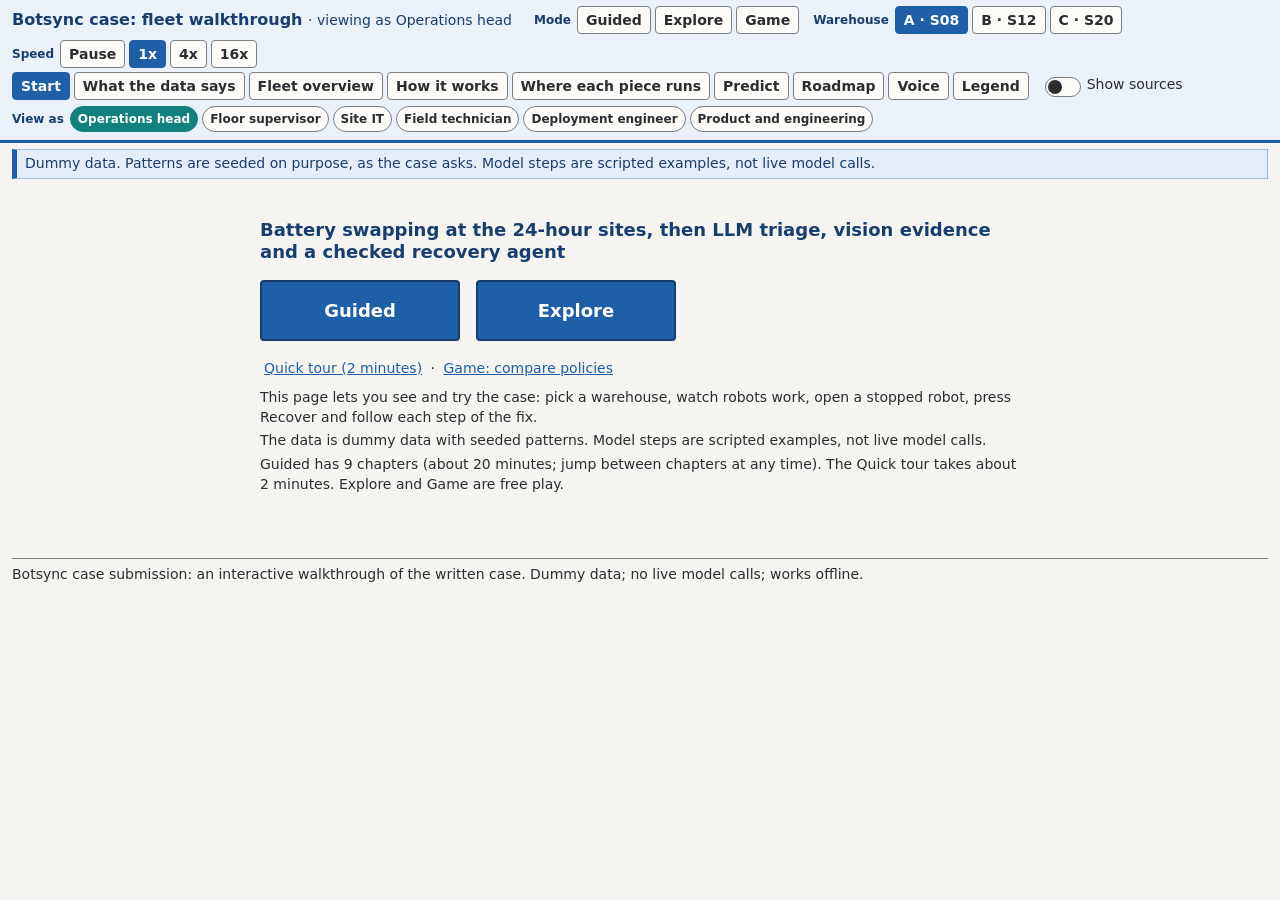
<file: index.html>
<!doctype html>
<html lang="en">
<head>
<meta charset="utf-8">
<meta name="viewport" content="width=device-width, initial-scale=1">
<title>Botsync fleet walkthrough</title>
<meta http-equiv="refresh" content="0; url=botsync_walkthrough/index.html">
<link rel="icon" href="botsync_walkthrough/assets/img/favicon.svg">
<style>body { font: 16px system-ui, -apple-system, "Segoe UI", Roboto, Arial, sans-serif; color: #2B2D31; background: #F5F4F0; margin: 40px 16px; }</style>
</head>
<body>
<p>Opening the Botsync fleet walkthrough... If nothing happens, <a href="botsync_walkthrough/index.html">click here</a>.</p>
</body>
</html>
</file>
<file: botsync_walkthrough/assets/css/style.css>
/* Botsync walkthrough. White background, black text, 1 px black lines. Colour only for state:
   red #C62828 stopped/fail/refused, green #2E7D32 recovered/pass, amber #B26A00 waiting for a person, greys. */
:root {
  /* soft charcoal on warm paper instead of pure black on pure white (easier on the eye) */
  --ink: #2B2D31; --surface: #FCFBF8; --bg: #F5F4F0; --line: #7A7D84;
  --red: #C62828; --green: #2E7D32; --amber: #B26A00; --grey: #9E9E9E; --light: #EEEEEE; --dim: #616161;
  --font: system-ui, -apple-system, "Segoe UI", Roboto, Arial, sans-serif;
  --mono: ui-monospace, Menlo, Consolas, monospace;
}
* { box-sizing: border-box; }
html, body { margin: 0; padding: 0; background: var(--bg); color: var(--ink); }
body { font-family: var(--font); font-size: 14px; line-height: 1.4; overflow-x: hidden; min-width: 0; }
h1, h2, h3, h4 { margin: 0 0 8px; line-height: 1.25; }
h1 { font-size: 16px; } h2 { font-size: 18px; } h3 { font-size: 15px; } h4 { font-size: 14px; }
p { margin: 0 0 8px; }
ul { margin: 0 0 8px; padding-left: 20px; }
.mono, code, pre { font-family: var(--mono); }
pre { white-space: pre-wrap; word-break: break-word; margin: 0; font-size: 14px; }
.small { font-size: 14px; }
.dim { color: var(--dim); }
.skip { position: absolute; left: -9999px; }
.skip:focus { left: 8px; top: 8px; background: var(--surface); border: 1px solid var(--line); padding: 4px; z-index: 99; }
[hidden] { display: none !important; }

/* A11 buttons */
button, .btn {
  font: bold 14px var(--font); color: var(--ink); background: var(--surface); border: 1px solid var(--line); border-radius: 4px;
  padding: 5px 10px; cursor: pointer; min-height: 30px;
}
button:hover:not(:disabled), .btn:hover:not(:disabled) { background: var(--ink); color: var(--surface); }
button:disabled { color: var(--grey); border-color: var(--grey); cursor: not-allowed; }
button:focus-visible, a:focus-visible, input:focus-visible, select:focus-visible, textarea:focus-visible, [tabindex]:focus-visible, canvas:focus-visible {
  outline: 2px solid var(--ink); outline-offset: 2px;
}
button.primary { border-width: 2px; }
button.on, button[aria-pressed="true"].seg { background: var(--ink); color: var(--surface); }
button.linkish { border: none; text-decoration: underline; padding: 2px 4px; min-height: 0; font-weight: normal; }
button.linkish:hover { background: none; color: var(--ink); text-decoration-thickness: 2px; }
a { color: var(--ink); }

/* Switch */
.switch { display: inline-flex; align-items: center; gap: 6px; background: none; border: none; padding: 2px; font-weight: normal; min-height: 0; }
.switch:hover:not(:disabled) { background: none; color: var(--ink); }
.switch .track { position: relative; width: 36px; height: 20px; border: 1px solid var(--line); border-radius: 10px; background: var(--surface); flex: none; }
.switch .knob { position: absolute; top: 2px; left: 2px; width: 14px; height: 14px; border-radius: 7px; background: var(--ink); transition: left .15s; }
.switch[aria-pressed="true"] .track { background: var(--ink); }
.switch[aria-pressed="true"] .knob { left: 18px; background: var(--surface); }
.switch:disabled .track { border-color: var(--grey); }
.switch:disabled .knob { background: var(--grey); }
.switch:disabled { color: var(--dim); }

/* Sliders */
input[type=range] { accent-color: var(--ink); width: 100%; }
.slider { margin: 6px 0 10px; }
.slider label { display: flex; justify-content: space-between; gap: 8px; flex-wrap: wrap; }
.slider .note { font-size: 14px; color: var(--dim); }

/* Tags: assumed / scripted example / simulated */
.tag { display: inline-block; font-size: 12px; font-weight: normal; border: 1px solid var(--line); border-radius: 2px; padding: 0 6px; line-height: 16px; margin-left: 4px; vertical-align: 1px; white-space: nowrap; }
.tag.assumed { border-style: solid; }
.tag.scripted { border-style: dashed; }

/* Show sources: every number gets a 12 px tag from its src field */
.num { white-space: nowrap; }
body.show-src .num[data-src] { text-decoration: underline dotted; text-underline-offset: 2px; }
body.show-src .num[data-src]::after {
  content: attr(data-src); font-size: 12px; font-weight: normal; border: 1px solid var(--line); border-radius: 2px; padding: 0 4px; margin-left: 3px;
  white-space: nowrap; display: inline-block; line-height: 15px; text-decoration: none; vertical-align: 1px; background: var(--surface); color: var(--ink);
}

/* Tabs */
.tabs { display: flex; flex-wrap: wrap; gap: 4px; border-bottom: 1px solid var(--line); margin-bottom: 10px; }
.tabs button { border: 1px solid var(--line); border-bottom: none; border-radius: 4px 4px 0 0; }
.tabs button[aria-selected="true"] { border-bottom: 3px solid var(--ink); background: var(--surface); color: var(--ink); }
.tabs button[aria-selected="true"]:hover { background: var(--ink); color: var(--surface); }

/* Top bar */
#topbar { position: sticky; top: 0; z-index: 20; background: var(--surface); border-bottom: 1px solid var(--line); padding: 6px 12px 4px; }
.tb-row { display: flex; flex-wrap: wrap; align-items: center; gap: 6px 14px; margin-bottom: 4px; }
.title { font-size: 16px; margin: 0 8px 0 0; }
.role-label { font-weight: normal; font-size: 14px; }
.group { display: inline-flex; flex-wrap: wrap; align-items: center; gap: 4px; }
.glabel { font-size: 12px; margin-right: 2px; }
.group button { padding: 3px 8px; min-height: 28px; }
.chip-role { font-size: 12px !important; padding: 2px 7px !important; min-height: 26px !important; border-radius: 13px !important; }
#banner { border: 1px solid var(--line); margin: 6px 12px; padding: 4px 8px; font-size: 14px; position: sticky; top: var(--tb-h, 92px); z-index: 19; background: var(--surface); }

/* Guided caption bar */
#guide-bar { border: 2px solid var(--ink); margin: 0 12px 6px; padding: 8px 10px; background: var(--surface); display: flex; gap: 12px; align-items: flex-start; flex-wrap: wrap; }
#guide-bar .gtext { flex: 1 1 420px; }
#guide-bar .gcount { font-size: 14px; font-weight: bold; }
#guide-bar .gbtns { display: flex; gap: 6px; flex-wrap: wrap; }
.guide-hl { outline: 3px dashed var(--ink) !important; outline-offset: 3px; }

main { padding: 0 12px 12px; }
.screen { display: none; }
.screen.active { display: block; }
footer { border-top: 1px solid var(--line); margin: 12px; padding-top: 6px; font-size: 14px; }

/* Start screen */
.start { max-width: 760px; margin: 40px auto; text-align: left; }
.start .big { display: flex; gap: 16px; flex-wrap: wrap; margin: 16px 0; }
.start .big button { font-size: 18px; padding: 18px 28px; border-width: 2px; min-width: 200px; }
.start .lines p { margin: 4px 0; }

/* Work screen (Explore / Game / Voice) */
.work { display: flex; gap: 12px; align-items: flex-start; }
.map-col { flex: 0 0 58%; min-width: 0; }
.side { flex: 1 1 40%; min-width: 0; border: 1px solid var(--line); padding: 10px; max-height: calc(100vh - 150px); overflow-y: auto; position: sticky; top: calc(var(--tb-h, 92px) + 44px); }
.map-head { display: flex; justify-content: space-between; flex-wrap: wrap; gap: 4px 12px; align-items: baseline; margin-bottom: 4px; }
.map-head .clock { font-family: var(--mono); font-size: 14px; }
.map-wrap { position: relative; border: 1px solid var(--line); }
#map { display: block; width: 100%; height: auto; cursor: pointer; }
.map-foot { font-size: 14px; margin-top: 4px; }
.overlay-note { position: absolute; left: 8px; top: 8px; background: var(--surface); border: 1px solid var(--line); padding: 2px 6px; font-size: 14px; }
.strip { display: flex; gap: 12px; border: 1px solid var(--line); margin-top: 10px; padding: 6px 8px; align-items: flex-start; flex-wrap: wrap; }
.strip .log { flex: 1 1 520px; min-width: 0; }
.strip .log h3 { margin-bottom: 4px; }
.log-row { font-size: 14px; display: grid; grid-template-columns: 70px 60px minmax(0, 1fr) minmax(0, 1fr); gap: 6px; border-top: 1px solid var(--light); padding: 1px 0; }
.log-row .t { font-family: var(--mono); }
.log-row .c { font-family: var(--mono); overflow: hidden; text-overflow: ellipsis; white-space: nowrap; }
.counters { display: flex; gap: 12px; flex-wrap: wrap; }
.counter { border: 1px solid var(--line); padding: 4px 10px; min-width: 130px; }
.counter .n { font-size: 20px; font-weight: bold; }
.swap-strip { display: flex; gap: 4px; flex-wrap: nowrap; overflow-x: auto; margin-bottom: 4px; align-items: center; white-space: nowrap; }
.swap-step { border: 1px solid var(--grey); padding: 3px 6px; font-size: 12px; border-radius: 10px; color: var(--dim); }
.swap-step.lit { border: 2px solid var(--ink); color: var(--ink); font-weight: bold; }

/* Panels */
.panel-title { display: flex; align-items: baseline; gap: 6px; flex-wrap: wrap; justify-content: space-between; }
.panel-close { font-size: 14px; }
.box { border: 1px solid var(--line); padding: 8px; margin: 8px 0; }
.box.thick { border-width: 2px; }
.kv { display: grid; grid-template-columns: 130px minmax(0, 1fr); gap: 2px 8px; }
.kv dt { font-weight: bold; } .kv dd { margin: 0; }
.meters .mrow { display: grid; grid-template-columns: 80px 1fr 60px; gap: 6px; align-items: center; margin: 3px 0; }
.meter { display: inline-block; width: 100px; height: 8px; border: 1px solid var(--line); position: relative; vertical-align: middle; }
.meters .meter { width: 100%; }
.meter-fill { position: absolute; left: 0; top: 0; bottom: 0; background: var(--ink); }
.kpis { display: grid; grid-template-columns: repeat(3, 1fr); gap: 6px; }
.kpi { border: 1px solid var(--line); padding: 4px 6px; }
.kpi .n { font-size: 18px; font-weight: bold; }
.uc-list { display: flex; flex-wrap: wrap; gap: 4px; }
.uc-list button { font-size: 14px; }
.btn-row { display: flex; gap: 6px; flex-wrap: wrap; margin: 8px 0; }
table { border-collapse: collapse; width: 100%; font-size: 14px; }
th, td { border: 1px solid var(--line); padding: 3px 6px; text-align: left; vertical-align: top; }
th { font-weight: bold; }
td.n, th.n { text-align: right; }
table.compact td, table.compact th { font-size: 14px; padding: 2px 4px; }
tr.bold td { font-weight: bold; }
td.sorted { font-weight: bold; }
.th-btn { border: none; padding: 0; background: none; font-weight: bold; min-height: 0; display: inline-flex; align-items: center; gap: 4px; text-align: left; }
.th-btn:hover:not(:disabled) { background: none; color: var(--ink); text-decoration: underline; }
.tri { display: inline-block; width: 0; height: 0; border-left: 5px solid transparent; border-right: 5px solid transparent; }
.tri.up { border-bottom: 6px solid var(--ink); } .tri.down { border-top: 6px solid var(--ink); } .tri.none { border-top: 6px solid var(--light); }
.status { font-weight: bold; font-size: 12px; border: 1px solid; padding: 0 4px; border-radius: 2px; white-space: nowrap; }
.status.pass { color: var(--green); border-color: var(--green); }
.status.fail { color: var(--red); border-color: var(--red); }
.status.wait { color: var(--amber); border-color: var(--amber); }
.status.info { color: var(--dim); border-color: var(--dim); }
.state-stopped { color: var(--red); font-weight: bold; }
.state-ok { color: var(--green); font-weight: bold; }
.state-wait { color: var(--amber); font-weight: bold; }

/* Incident panel and camera */
.cam { display: block; width: 320px; max-width: 100%; height: auto; border: none; }
.timer { font-family: var(--mono); }
.note-line { font-size: 14px; border-left: 3px solid var(--ink); padding-left: 6px; margin: 6px 0; }

/* Pipeline */
.pipeline svg, .pipeline-old svg { display: block; width: 100%; max-width: 470px; height: auto; }
.pipeline .pbox text { font-family: var(--font); }
.pipe-controls { display: flex; gap: 6px; flex-wrap: wrap; align-items: center; margin: 6px 0; }
.io-panel { border: 1px solid var(--line); padding: 6px; max-height: 160px; overflow-y: auto; margin: 6px 0; }
.io-label { font-size: 12px; font-weight: bold; }
.io-panel pre { font-size: 12px; margin-bottom: 4px; }
.gate-list td, .gate-list th { font-size: 14px; padding: 2px 4px; }
.result-box { border: 2px solid var(--ink); padding: 8px; margin: 8px 0; }
.result-box.refused { border-color: var(--red); }
.result-box.ok { border-color: var(--green); }

/* Approval screen (4.12) */
.approval, .approval-old { border: 2px solid var(--amber); padding: 10px; margin: 8px 0; background: var(--surface); }
.approval h4 { margin-bottom: 4px; }
.approval .proposal, .approval .alt { border: 1px solid var(--line); padding: 6px; font-family: var(--mono); font-size: 14px; white-space: pre-wrap; word-break: break-word; margin: 4px 0 8px; }
.approval .offending { text-decoration: underline; text-decoration-thickness: 3px; text-underline-offset: 3px; font-weight: bold; }
.approval .edit-row { display: flex; gap: 6px; align-items: center; flex-wrap: wrap; margin: 6px 0; }
.approval input[type=number], .approval select { font: 14px var(--font); border: 1px solid var(--line); padding: 4px; width: 110px; }
.approval .refuse { color: var(--red); font-weight: bold; }
.approval .result { font-weight: bold; margin-top: 6px; }

/* Scenario player */
.variants { display: flex; gap: 4px; flex-wrap: wrap; margin: 6px 0; }
.instr { width: 100%; font: 14px var(--font); border: 1px solid var(--line); padding: 6px; }

/* Screens with diagrams and charts */
.page { max-width: 1180px; margin: 10px auto; }
.cols { display: grid; grid-template-columns: repeat(2, minmax(0, 1fr)); gap: 12px; }
.cols3 { display: grid; grid-template-columns: repeat(3, minmax(0, 1fr)); gap: 12px; }
.chart { border: 1px solid var(--line); padding: 8px; }
.chart svg { display: block; width: 100%; height: auto; }
svg.swatch, .chart svg.swatch { display: inline-block; width: 22px; height: 14px; vertical-align: middle; }
.reading { font-size: 14px; margin-top: 6px; }
.srctag { font-size: 12px; border: 1px solid var(--line); padding: 0 4px; border-radius: 2px; }
.diagram svg { display: block; width: 100%; height: auto; }
.diagram .clickable { cursor: pointer; }
.diagram .clickable:focus { outline: 2px solid var(--ink); }
.explain { border: 2px solid var(--ink); padding: 8px; min-height: 60px; margin-top: 8px; }

/* Fleet overview tiles */
.tiles { display: grid; grid-template-columns: repeat(auto-fill, minmax(170px, 1fr)); gap: 8px; }
.tile { border: 1px solid var(--line); padding: 6px; text-align: left; font-weight: normal; background: var(--surface); border-radius: 0; min-height: 0; }
.tile:hover:not(:disabled) { background: var(--surface); color: var(--ink); outline: 2px solid var(--ink); }
.tile.t24 { border-width: 3px; }
.tile .tname { font-weight: bold; }
.tile .tags { margin-top: 4px; }
.tile .tag { margin-left: 0; margin-right: 4px; }
.tile .not-sim { font-size: 14px; color: var(--dim); }

/* Game */
.score td.n { white-space: nowrap; }
.progress { width: 100%; height: 10px; border: 1px solid var(--line); position: relative; }
.progress > div { position: absolute; left: 0; top: 0; bottom: 0; background: var(--ink); }
.policy-row { display: flex; flex-direction: column; gap: 4px; margin: 6px 0; }
.result-line { border: 2px solid var(--ink); padding: 8px; margin: 8px 0; }

/* Voice layout: map, phone, pipeline */
.work.voice { flex-wrap: wrap; }
.work.voice .map-col { flex: 1 1 360px; }
#phone-col { flex: 0 0 330px; }
.work.voice .side { flex: 1 1 380px; }
#phone-col .risks { font-size: 14px; }

/* Phone mock (A10) */
.voice-layout { display: flex; gap: 12px; flex-wrap: wrap; align-items: flex-start; }
.phone { width: 320px; height: 560px; border: 2px solid var(--ink); border-radius: 28px; padding: 14px 12px; display: flex; flex-direction: column; background: var(--surface); flex: none; }
.phone-notch { width: 70px; height: 5px; background: var(--ink); border-radius: 3px; margin: 0 auto 8px; }
.phone-title { font-weight: bold; font-size: 14px; text-align: center; border-bottom: 1px solid var(--line); padding-bottom: 6px; }
.phone-chat { flex: 1; overflow-y: auto; padding: 6px 0; display: flex; flex-direction: column; gap: 6px; }
.bubble { max-width: 85%; }
.bubble.me { align-self: flex-end; text-align: right; }
.bubble.them { align-self: flex-start; }
.bubble-text { border: 1px solid var(--line); border-radius: 10px; padding: 5px 8px; font-size: 14px; text-align: left; }
.bubble.them .bubble-text { background: var(--light); border-color: var(--light); }
.bubble-cap { font-size: 12px; color: var(--dim); }
.confirm-card { border: 1px solid var(--line); padding: 6px; border-radius: 6px; }
.phone-chips { display: flex; flex-wrap: wrap; gap: 4px; }
.phrase-chip { min-height: 36px; border-radius: 18px; font-size: 12px; font-weight: normal; padding: 4px 10px; text-align: left; }
.phone-mic { text-align: center; margin-top: 6px; }
.mic-btn { border: none; padding: 0; background: none; border-radius: 32px; min-height: 0; }
.mic-btn:hover:not(:disabled) { background: none; }
.mic-cap { font-size: 12px; }
.mic .pulse { animation: pulse 1.2s ease-in-out infinite; transform-origin: center; transform-box: fill-box; }
.mic .pulse1 { animation-delay: .2s; } .mic .pulse2 { animation-delay: .4s; } .mic .pulse3 { animation-delay: .6s; } .mic .pulse4 { animation-delay: .8s; }
@keyframes pulse { 0%, 100% { transform: scaleY(.5); } 50% { transform: scaleY(1); } }

/* Legend dialog */
.dialog { position: fixed; right: 16px; top: 120px; width: min(560px, calc(100vw - 32px)); max-height: calc(100vh - 140px); overflow-y: auto; background: var(--surface); border: 2px solid var(--ink); padding: 12px; z-index: 50; }
.legend-grid { display: grid; grid-template-columns: repeat(auto-fill, minmax(120px, 1fr)); gap: 6px; }
.legend-grid figure { margin: 0; border: 1px solid var(--light); text-align: center; font-size: 14px; }
.legend-grid canvas { display: block; margin: 0 auto; }

/* Assets gallery (A13) */
.gallery h2 { margin-top: 16px; border-bottom: 1px solid var(--line); }
.gallery .g { display: flex; flex-wrap: wrap; gap: 10px; }
.gallery figure { margin: 0; border: 1px solid var(--light); padding: 4px; text-align: center; }
.gallery figcaption { font-size: 12px; font-family: var(--mono); }
.gallery canvas { display: block; }
.gallery .wide { flex: 1 1 100%; }

@media (max-width: 1200px) {
  .map-col { flex-basis: 56%; }
  .cols3 { grid-template-columns: repeat(2, minmax(0, 1fr)); }
}
@media (max-width: 1100px) {
  .cols { grid-template-columns: minmax(0, 1fr); }
  .kv { grid-template-columns: 110px minmax(0, 1fr); }
}
@media (prefers-reduced-motion: reduce) {
  * { transition: none !important; animation: none !important; }
}

/* ===== Colour layer =====
   Blue, teal and violet carry no state meaning; red (stopped/fail), green (pass/recovered) and amber (waiting for a person)
   keep their meaning. Flat fills only. */
:root {
  --accent: #1F5FA8; --accent-dark: #173E6E; --accent-soft: #E4EDF8; --accent-mid: #9DB8D8;
  --teal: #12807F; --teal-soft: #E1F2F1; --violet: #5B47B0; --violet-soft: #EEEBFA; --head: #EAF1F9;
}
#topbar { background: var(--head); border-bottom: 3px solid var(--accent); }
.title { color: var(--accent-dark); }
.glabel { color: var(--accent-dark); font-weight: bold; }
h2 { color: var(--accent-dark); }
#banner { background: var(--accent-soft); border: 1px solid var(--accent-mid); border-left: 5px solid var(--accent); color: var(--accent-dark); }
button:hover:not(:disabled), .btn:hover:not(:disabled) { background: var(--accent-soft); color: var(--accent-dark); border-color: var(--accent); }
button.on, button[aria-pressed="true"].seg { background: var(--accent); color: #FFFFFF; border-color: var(--accent); }
button.on:hover:not(:disabled), button[aria-pressed="true"].seg:hover:not(:disabled) { background: var(--accent-dark); color: #FFFFFF; }
button.primary { background: var(--accent); color: #FFFFFF; border-color: var(--accent-dark); }
button.primary:hover:not(:disabled) { background: var(--accent-dark); color: #FFFFFF; }
button.primary:disabled { background: var(--surface); }
.chip-role[aria-pressed="true"] { background: var(--teal) !important; border-color: var(--teal) !important; color: #FFFFFF !important; }
.switch:hover:not(:disabled) { background: none; color: var(--ink); border-color: transparent; }
.switch[aria-pressed="true"] .track { background: var(--accent); border-color: var(--accent); }
input[type=range] { accent-color: var(--accent); }
button:focus-visible, a:focus-visible, input:focus-visible, select:focus-visible, textarea:focus-visible, [tabindex]:focus-visible, canvas:focus-visible { outline-color: var(--accent-dark); }
.tag.assumed { color: var(--violet); border-color: var(--violet); background: var(--violet-soft); }
.tag.scripted { color: var(--teal); border-color: var(--teal); background: var(--teal-soft); }
.tag.simulated { color: var(--accent); border-color: var(--accent); background: var(--accent-soft); }
.srctag { color: var(--accent-dark); border-color: var(--accent-mid); background: var(--accent-soft); }
.tabs { border-bottom-color: var(--accent-mid); }
.tabs button[aria-selected="true"] { border-bottom: 3px solid var(--accent); color: var(--accent-dark); background: var(--accent-soft); }
.tabs button[aria-selected="true"]:hover { background: var(--accent); color: #FFFFFF; }
#guide-bar { border: 2px solid var(--accent); background: #F3F7FC; }
#guide-bar .gcount { color: var(--accent); }
.guide-hl { outline-color: var(--accent) !important; }
.side { background: var(--surface); border-color: var(--accent-mid); border-top: 4px solid var(--accent); }
.box { background: var(--surface); border-left: 4px solid var(--accent-mid); }
.box h3, .box h4 { color: var(--accent-dark); }
.kpi { background: var(--accent-soft); border-color: var(--accent-mid); }
.kpi .n { color: var(--accent-dark); }
.counter { background: var(--teal-soft); border-color: var(--teal); }
.counter .n { color: var(--teal); }
.meter-fill { background: var(--accent); }
.meter { border-color: var(--accent-mid); }
.progress > div { background: var(--accent); }
th { background: var(--head); color: var(--accent-dark); }
.result-box { border-color: var(--accent); background: #F3F7FC; }
.result-box.ok { background: #F1F8F2; }
.result-box.refused { background: #FCF2F2; }
.result-line { border-color: var(--accent); background: #F3F7FC; }
.chart { background: var(--surface); border-color: var(--accent-mid); border-top: 4px solid var(--accent); }
.diagram.box { border-left-color: var(--teal); }
.explain { border-color: var(--teal); background: var(--teal-soft); }
.tile { background: var(--surface); }
.tile.t24 { border-color: var(--accent); background: var(--accent-soft); }
.tile .tname { color: var(--accent-dark); }
.strip { background: var(--surface); border-color: var(--accent-mid); }
.log-row { border-top-color: var(--accent-soft); }
.phone { border-color: var(--accent-dark); background: var(--surface); }
.phone-notch { background: var(--accent-dark); }
.phone-title { color: var(--accent-dark); }
.bubble.them .bubble-text { background: var(--accent-soft); border-color: var(--accent-soft); }
.bubble.me .bubble-text { border-color: var(--accent); }
.phrase-chip { border-color: var(--teal); color: var(--teal); }
.phrase-chip:hover:not(:disabled) { background: var(--teal); color: #FFFFFF; }
.swap-step.lit { border-color: var(--accent); color: var(--accent-dark); background: var(--accent-soft); }
.io-panel { background: #F7F9FC; border-color: var(--accent-mid); }
.approval { background: #FFFAF2; }
.map-wrap { border-color: var(--accent-dark); }
button.primary:disabled { background: var(--surface); color: var(--grey); border-color: var(--grey); }
/* state colours always win over the decoration colours */
.state-stopped, .box h3.state-stopped, .box .state-stopped { color: var(--red) !important; }
.state-ok, .box .state-ok { color: var(--green) !important; }
.state-wait, .box .state-wait { color: var(--amber) !important; }

/* ===== Work screen: an app-style layout the height of the window.
   The left column (map, then the event log) stays in view; the right panel scrolls on its own. ===== */
.work { height: calc(100vh - var(--tb-h, 100px) - var(--bn-h, 44px) - var(--gb-h, 0px) - 10px); min-height: 420px; align-items: stretch; }
.map-col, #phone-col, .side { position: static; height: 100%; max-height: none; overflow-y: auto; overscroll-behavior: contain; }
.map-col { display: flex; flex-direction: column; }
.map-col .strip { margin-top: 8px; flex: 1 1 0; min-height: 96px; overflow-y: auto; }
/* on the work screen the page itself does not scroll: no footer, and the work area is the rest of the window */
body.on-work footer { display: none; }
body.on-work main { padding-bottom: 0; }
.strip { flex-wrap: wrap; align-content: flex-start; }
.strip .counters { order: -1; flex: 1 1 100%; }
.counter { padding: 2px 8px; min-width: 120px; display: flex; gap: 8px; align-items: baseline; }
.counter .n { font-size: 18px; }
@media (max-width: 1180px) {
  /* the voice layout wraps the panel under the map here, so the columns flow with the page instead */
  .work.voice { height: auto; }
  .work.voice .map-col, .work.voice #phone-col, .work.voice .side { height: auto; overflow: visible; }
}
@media (max-height: 640px) {
  .work { height: auto; }
  .map-col, #phone-col, .side { height: auto; overflow: visible; }
}

/* ---------- round 2: pipeline step history, kind chips ---------- */
.kchip { display: inline-block; font-size: 12px; font-weight: bold; color: #FFFFFF; border-radius: 8px; padding: 0 7px; line-height: 16px; margin: 0 2px; vertical-align: 1px; }
.seg-group { display: inline-flex; }
.seg-group button { border-radius: 0; }
.seg-group button:first-child { border-radius: 4px 0 0 4px; }
.seg-group button:last-child { border-radius: 0 4px 4px 0; margin-left: -1px; }
.pipe-now { position: sticky; top: 0; z-index: 2; background: var(--surface); border: 1px solid var(--accent-mid); border-left: 4px solid var(--accent); padding: 4px 8px; margin: 4px 0; font-size: 14px; }
.pipe-now:empty { display: none; }
.pipe-svg g[data-state="done"], .pipe-svg g[data-state="failed"], .pipe-svg g[data-state="waiting"], .pipe-svg g[data-state="active"] { cursor: pointer; }
.pipe-history-head { margin: 6px 0 2px; color: #4A4D55; }
.pipe-history { list-style: none; padding: 0; margin: 0; }
.pcard { border: 1px solid var(--line); border-left: 4px solid var(--accent-mid); background: var(--surface); padding: 6px 8px; margin: 6px 0; }
.pcard.current { border-left-color: var(--accent); box-shadow: 0 0 0 2px var(--accent-soft); }
.pcard[data-state="failed"] { border-left-color: #C62828; }
.pcard[data-state="waiting"] { border-left-color: #B26A00; }
.pcard.flash { animation: pflash 1.2s ease-out; }
@keyframes pflash { 0% { background: var(--accent-soft); } 100% { background: var(--surface); } }
.pcard-head { display: flex; align-items: center; gap: 6px; flex-wrap: wrap; font-size: 14px; }
.pcard-n { display: inline-block; min-width: 20px; height: 20px; line-height: 20px; text-align: center; border-radius: 10px; background: var(--accent); color: #FFFFFF; font-size: 12px; font-weight: bold; }
.pcard-status { margin-left: auto; }
.pcard-who { color: #4A4D55; margin: 2px 0 0; }
.pcard .io-panel { max-height: none; margin: 4px 0; }
.pcard-extra:empty, .pcard-approval:empty { display: none; }
span.chip { display: inline-block; font-size: 12px; font-weight: bold; border: 1px solid #616161; color: #616161; border-radius: 2px; padding: 0 5px; line-height: 16px; background: #FCFBF8; }
span.chip-PASS { color: #2E7D32; border-color: #2E7D32; }
span.chip-FAIL { color: #C62828; border-color: #C62828; }
span.chip-WAITING { color: #B26A00; border-color: #B26A00; }
@media (prefers-reduced-motion: reduce) { .pcard.flash { animation: none; } }
.kind-key ul { list-style: none; padding: 0; margin: 4px 0; } .kind-key li { margin: 3px 0; font-size: 14px; } .kind-key .kchip { min-width: 58px; text-align: center; }
.pipe-key ul { list-style: none; padding: 0; margin: 4px 0; } .pipe-key li { margin: 2px 0; }
details.pipe-prev { border: 1px dashed var(--line); padding: 4px 8px; margin: 6px 0; background: var(--bg); } details.pipe-prev summary { cursor: pointer; font-size: 14px; color: var(--accent-dark); }
.approval-old h4 { margin-bottom: 4px; } .approval-old .proposal, .approval-old .alt { border: 1px solid var(--line); padding: 6px; font-family: var(--mono); font-size: 14px; white-space: pre-wrap; margin: 4px 0 8px; } .pipe-controls-old, .pipe-now-old { display: none; }
/* scenario V: phone inside the scenario player */
#phone-col .phone { height: 500px; }
.v-step { border-left: 4px solid var(--accent); padding: 2px 8px; background: var(--accent-soft); }
.sc-nav { display: flex; gap: 6px; align-items: center; flex-wrap: wrap; margin: 4px 0 8px; }
.sc-nav select { font: 14px var(--font); padding: 3px; max-width: 260px; border: 1px solid var(--line); background: var(--surface); color: var(--ink); }
.sc-pick-l { font-size: 14px; display: inline-flex; gap: 4px; align-items: center; }
/* ---------- Predict screen ---------- */
.tag.pred { border: 2px solid var(--ink); color: var(--ink); background: var(--surface); font-weight: bold; letter-spacing: 0.04em; }
.predict .p-italic { margin: 2px 0; color: #4A4D55; }
.p-cut { margin: 10px 0; }
.p-slider { display: flex; align-items: center; gap: 8px; flex-wrap: wrap; margin: 4px 0; font-size: 14px; }
.p-slider input[type=range] { width: 220px; }
.p-slider output { font-weight: bold; min-width: 70px; }
.p-panel { border: 1px solid var(--line); background: var(--surface); padding: 10px 12px; margin: 12px 0; }
.p-panel h3 { margin-bottom: 6px; }
.p-panel svg { display: block; width: 100%; max-width: 560px; height: auto; margin: 4px 0; }
.p-cols { display: grid; grid-template-columns: repeat(auto-fit, minmax(360px, 1fr)); gap: 16px; }
.p-ctl { display: flex; gap: 12px; flex-wrap: wrap; align-items: center; font-size: 14px; }
.p-ctl select { font: 14px var(--font); padding: 3px; border: 1px solid var(--line); background: var(--surface); color: var(--ink); }
.p-how { border-left: 4px solid var(--accent-mid); padding: 4px 10px; margin: 8px 0; background: var(--bg); }
.p-how ol { margin: 4px 0 0 18px; font-size: 14px; }
.p-says { border-left: 4px solid var(--accent); padding: 4px 10px; background: var(--accent-soft); }
.p-plan { border: 1px solid var(--line); padding: 6px 8px; margin-top: 8px; }
.p-plan-t th { text-align: left; vertical-align: top; padding: 4px 8px 4px 0; font-size: 14px; width: 34%; }
.p-plan-t td { padding: 4px 0; font-size: 14px; }
.mono { font-family: var(--mono); }
.p-big { text-align: center; padding: 12px; }
.p-bignum { font-size: 56px; font-weight: bold; color: var(--accent-dark); line-height: 1.1; }
.p-grey { background: #EFEEEA; color: #4A4D55; }
.p-grey ol { margin-left: 18px; }
.p-bottom ol { margin-left: 18px; font-size: 14px; }
.p-nums { margin: 4px 0 0 18px; }
.p-panel svg.swatch { display: inline-block; width: 22px; height: 14px; margin: 0; vertical-align: -2px; }
/* ---------- Site history ---------- */
.sh-top { display: flex; gap: 8px; align-items: center; flex-wrap: wrap; margin-bottom: 6px; }
.sh-top select { font: 14px var(--font); padding: 3px; border: 1px solid var(--line); background: var(--surface); color: var(--ink); max-width: 320px; }
.site-hist section.box { margin: 10px 0; }
.site-hist svg { display: block; width: 100%; max-width: 600px; height: auto; }
.site-hist svg.swatch { display: inline-block; width: 22px; height: 14px; vertical-align: -2px; }
.sh-days { display: grid; grid-template-columns: repeat(auto-fit, minmax(320px, 1fr)); gap: 12px; }
.table-wrap { overflow-x: auto; }
.sh-table { border-collapse: collapse; width: 100%; font-size: 14px; }
.sh-table th, .sh-table td { border-bottom: 1px solid #D8D6D0; padding: 4px 6px; text-align: left; white-space: nowrap; }
.th-sort { border: none; background: none; font: bold 14px var(--font); color: var(--accent-dark); padding: 0; min-height: 0; cursor: pointer; }
.sh-row { cursor: pointer; }
.sh-row:hover, .sh-row:focus { background: var(--accent-soft); outline: 2px solid var(--accent); outline-offset: -2px; }
.sh-row.on { background: var(--accent-soft); }
.weak { border: 1px solid #C62828; color: #C62828; font-size: 12px; font-weight: bold; padding: 0 4px; border-radius: 2px; }
.hday { cursor: pointer; }
.hday:focus { outline: none; stroke: #1F5FA8; stroke-width: 3; }
.sh-dayctl { display: flex; gap: 6px; margin: 4px 0; }
.sh-events { margin: 6px 0 0 0; padding-left: 0; list-style: none; font-size: 14px; max-height: 320px; overflow-y: auto; border: 1px solid #D8D6D0; }
.sh-events li { padding: 3px 8px; border-bottom: 1px solid #EEE; }
.sh-events .ev-charge { border-left: 4px solid var(--teal); }
.sh-events .ev-incident { border-left: 4px solid #C62828; }
.sh-events .ev-mission { border-left: 4px solid var(--accent); }
.linkish { border: none; background: none; color: var(--accent); text-decoration: underline; padding: 0; min-height: 0; font: inherit; cursor: pointer; }
/* Game: sliders of a policy that is off are greyed out (added after review) */
.gated { border-left: 3px solid var(--accent-mid); padding-left: 8px; margin: 6px 0; }
.gated .gate-note { display: none; margin: 0; }
.gated.off { opacity: 0.55; border-left-color: #C9C7C1; }
.gated.off .gate-note { display: block; }
/* Game: how the game works, under the map (added after review) */
.map-col .game-logic { margin-top: 8px; flex: 1 1 0; min-height: 120px; overflow-y: auto; border: 1px solid var(--accent-mid); border-top: 4px solid var(--accent); background: var(--surface); padding: 8px 10px; }
.game-logic h3 { margin: 0 0 4px; }
.game-logic .gl { margin: 0 0 4px 20px; padding: 0; font-size: 14px; }
.game-logic .gl li { margin: 3px 0; }
.game-logic .gl-off { color: #8A8C92; }
.game-logic .gl-on { color: var(--accent); font-weight: bold; }
/* switch labels: name, then a plain-words bracket (added after review) */
.switch { text-align: left; align-items: flex-start; }
.switch .track { margin-top: 1px; }
.switch .sw-name { font-weight: bold; }
.switch .sw-why { color: #4A4D55; font-size: 14px; }
</file>
